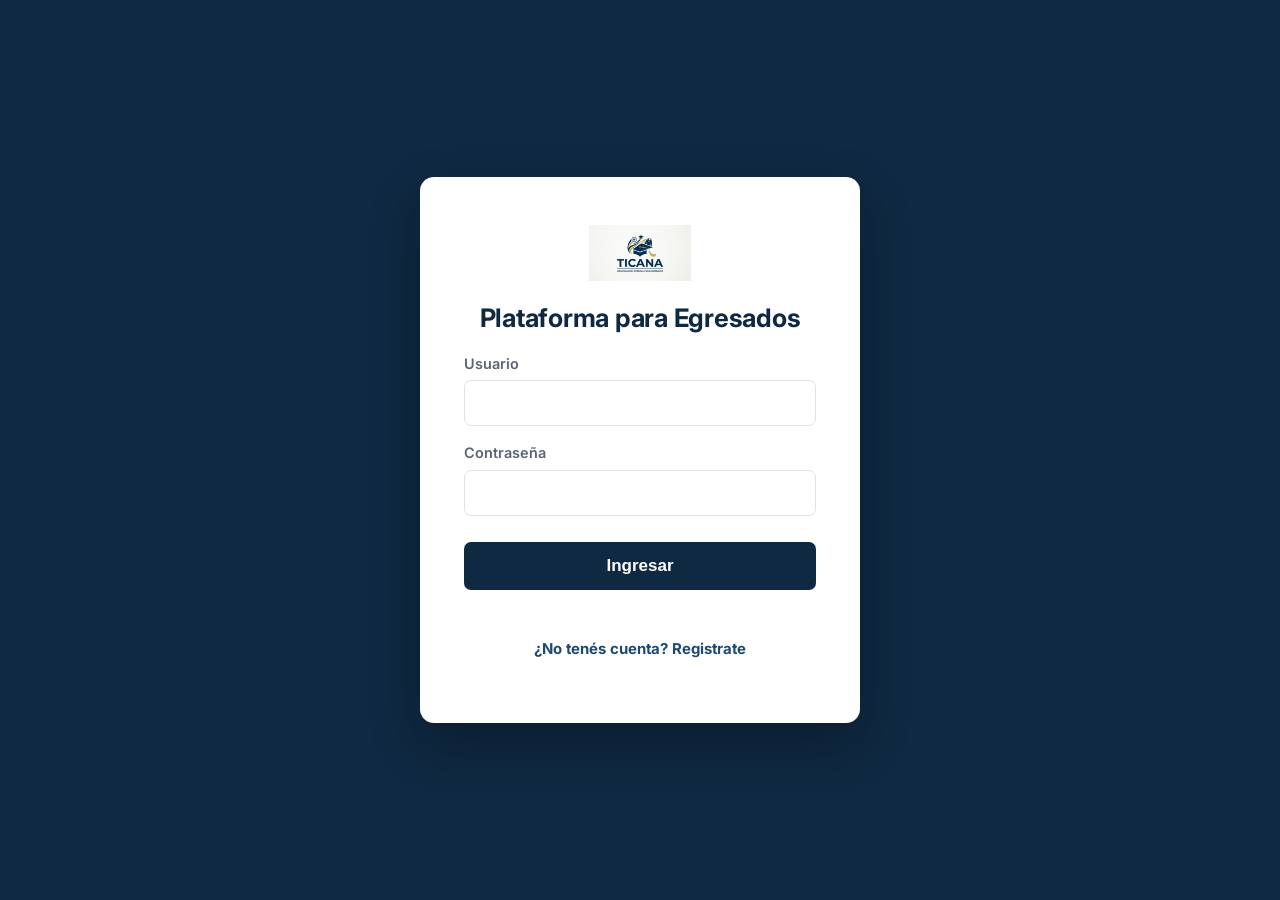
<file: src/main/resources/static/index.html>
<!DOCTYPE html>
<html lang="es">
<head>
    <meta charset="UTF-8">
    <meta name="viewport" content="width=device-width, initial-scale=1.0">
    <title>Inicio - Plataforma para Egresados</title>
    <link rel="stylesheet" href="css/style.css">
</head>
<body>
    <header class="app-header">
        <div class="marca">
            <img src="img/logo.jpg" alt="Logo institución" class="logo-institucion" onerror="this.style.display='none'">
            <div>
                <h1>Plataforma para Egresados</h1>
                <span class="subtitulo" id="promoSubtitulo">Nombre de la Institución</span>
            </div>
        </div>
        <div class="user-info">
            <span id="saludoUsuario"></span>
            <a href="admin.html" id="linkAdmin" class="hidden">Administración</a>
            <button id="btnLogout">Cerrar sesión</button>
        </div>
    </header>

    <nav class="main-nav">
        <a href="index.html" class="nav-link active">Inicio</a>
        <a href="eventos.html" class="nav-link">Eventos</a>
        <a href="proveedores.html" class="nav-link">Proveedores</a>
    </nav>

    <main>
        <section class="hero">
            <div>
                <h2>Bienvenido/a</h2>
                <p>Elegí una sección para ver los eventos de tu promoción o los proveedores disponibles.</p>
            </div>
        </section>

        <div class="accesos-grid">
            <a href="eventos.html" class="acceso-card">
                <span class="acceso-icono">
                    <svg class="icono" viewBox="0 0 24 24" fill="none" stroke="currentColor" stroke-width="2" stroke-linecap="round" stroke-linejoin="round"><rect x="3" y="4" width="18" height="18" rx="2"></rect><line x1="16" y1="2" x2="16" y2="6"></line><line x1="8" y1="2" x2="8" y2="6"></line><line x1="3" y1="10" x2="21" y2="10"></line><path d="M9 16l2 2 4-4"></path></svg>
                </span>
                <h3>Eventos</h3>
                <p>Viaje, cena y actividades de tu promoción.</p>
                <span class="acceso-boton">Ver eventos →</span>
            </a>
            <a href="proveedores.html" class="acceso-card">
                <span class="acceso-icono">
                    <svg class="icono" viewBox="0 0 24 24" fill="none" stroke="currentColor" stroke-width="2" stroke-linecap="round" stroke-linejoin="round"><rect x="4" y="2" width="16" height="20" rx="1"></rect><line x1="9" y1="6" x2="9" y2="6.01"></line><line x1="15" y1="6" x2="15" y2="6.01"></line><line x1="9" y1="10" x2="9" y2="10.01"></line><line x1="15" y1="10" x2="15" y2="10.01"></line><line x1="9" y1="14" x2="9" y2="14.01"></line><line x1="15" y1="14" x2="15" y2="14.01"></line><line x1="9" y1="18" x2="15" y2="18"></line></svg>
                </span>
                <h3>Proveedores</h3>
                <p>Salones, viajes, buzos y catering.</p>
                <span class="acceso-boton">Ver proveedores →</span>
            </a>
        </div>

        <section class="panel panel--avisos">
            <h2><svg class="icono" viewBox="0 0 24 24" fill="none" stroke="currentColor" stroke-width="2" stroke-linecap="round" stroke-linejoin="round"><path d="M18 8A6 6 0 0 0 6 8c0 7-3 9-3 9h18s-3-2-3-9"></path><path d="M13.73 21a2 2 0 0 1-3.46 0"></path></svg> Avisos y novedades</h2>
            <button id="btnNuevoAviso" class="hidden btn-nuevo">+ Nuevo aviso</button>
            <div id="avisosList" class="avisos-list">
                <p class="empty-msg">Cargando avisos...</p>
            </div>
        </section>
    </main>

    <script src="js/api.js"></script>
    <script src="js/iconos.js"></script>
    <script src="js/dashboard.js"></script>
</body>
</html>
</file>
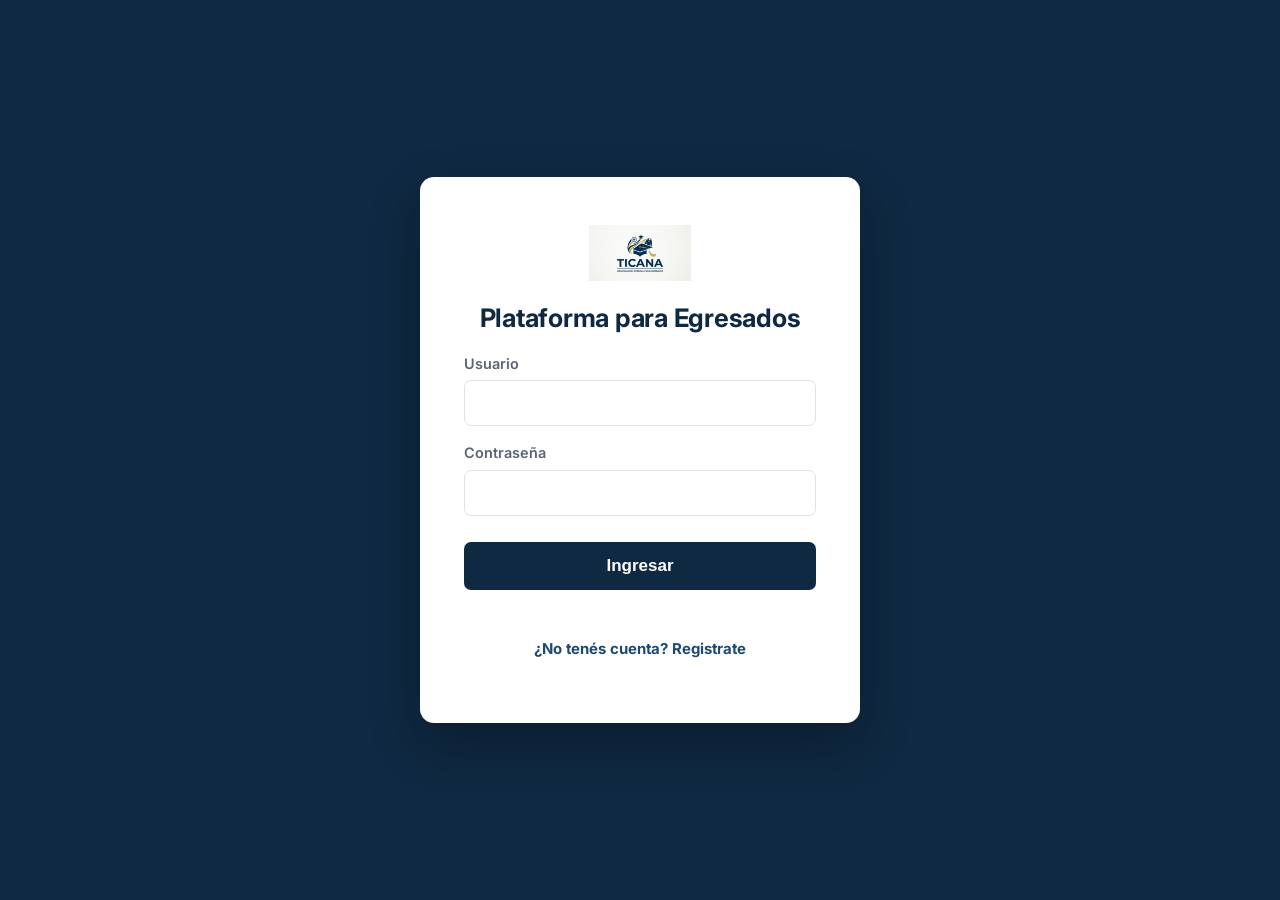
<file: src/main/resources/static/admin.html>
<!DOCTYPE html>
<html lang="es">
<head>
    <meta charset="UTF-8">
    <meta name="viewport" content="width=device-width, initial-scale=1.0">
    <title>Administración - Plataforma para Egresados</title>
    <link rel="stylesheet" href="css/style.css">
</head>
<body>
    <header class="app-header">
        <div class="marca">
            <img src="img/logo.jpg" alt="Logo institución" class="logo-institucion" onerror="this.style.display='none'">
            <div>
                <h1>Panel de Administración</h1>
                <span class="subtitulo" id="promoSubtitulo"></span>
            </div>
        </div>
        <div class="user-info">
            <a href="index.html" style="color:#fff;">Volver a mi promoción</a>
            <button id="btnLogout">Cerrar sesión</button>
        </div>
    </header>

    <main>
        <nav class="admin-tabs">
            <button class="admin-tab-btn active" data-target="seccionEventos">Eventos</button>
            <button class="admin-tab-btn" data-target="seccionAvisos">Avisos</button>
            <button class="admin-tab-btn" data-target="seccionEmpresas">Proveedores</button>
            <button class="admin-tab-btn" data-target="seccionUsuarios">Usuarios</button>
        </nav>

        <section id="seccionEventos" class="panel admin-section active">
            <h2>Nuevo / editar evento</h2>
            <form id="eventoForm" class="admin-form">
                <input type="hidden" id="eventoId">
                <div>
                    <label for="eventoTipo">Tipo</label>
                    <select id="eventoTipo" required>
                        <option value="viaje">Viaje de egresados</option>
                        <option value="cena">Cena de egresados</option>
                        <option value="otro">Otro evento</option>
                    </select>
                </div>
                <div>
                    <label for="eventoNombre">Nombre</label>
                    <input type="text" id="eventoNombre" required>
                </div>
                <div>
                    <label for="eventoFecha">Fecha</label>
                    <input type="text" id="eventoFecha" placeholder="dd/mm/aaaa">
                </div>
                <div>
                    <label for="eventoLugar">Lugar</label>
                    <input type="text" id="eventoLugar">
                </div>
                <div>
                    <label for="eventoPrecio">Precio</label>
                    <input type="number" id="eventoPrecio" step="0.01">
                </div>
                <div>
                    <label for="eventoImagen">Imagen (nombre de archivo)</label>
                    <input type="text" id="eventoImagen" placeholder="ej: bariloche.webp" oninput="previsualizarImagen('eventoImagen', 'eventoImagenPreview')">
                    <small id="eventoImagenPreview"></small>
                </div>
                <div class="full">
                    <label for="eventoDescripcion">Descripción</label>
                    <textarea id="eventoDescripcion" rows="2"></textarea>
                </div>
                <div class="full">
                    <button type="submit">Guardar evento</button>
                    <button type="button" id="btnCancelarEvento">Cancelar edición</button>
                </div>
            </form>

            <table class="admin-table">
                <thead>
                    <tr><th>Tipo</th><th>Nombre</th><th>Fecha</th><th>Lugar</th><th>Precio</th><th>Acciones</th></tr>
                </thead>
                <tbody id="eventosTableBody"></tbody>
            </table>
        </section>

        <section id="seccionAvisos" class="panel admin-section">
            <h2>Nuevo / editar aviso</h2>
            <form id="avisoForm" class="admin-form">
                <input type="hidden" id="avisoId">
                <div>
                    <label for="avisoTitulo">Título</label>
                    <input type="text" id="avisoTitulo" required>
                </div>
                <div>
                    <label for="avisoFecha">Fecha</label>
                    <input type="text" id="avisoFecha" placeholder="dd/mm/aaaa">
                </div>
                <div class="full">
                    <label for="avisoContenido">Contenido</label>
                    <textarea id="avisoContenido" rows="2" required></textarea>
                </div>
                <div class="full">
                    <button type="submit">Guardar aviso</button>
                    <button type="button" id="btnCancelarAviso">Cancelar edición</button>
                </div>
            </form>

            <table class="admin-table">
                <thead>
                    <tr><th>Título</th><th>Contenido</th><th>Fecha</th><th>Acciones</th></tr>
                </thead>
                <tbody id="avisosTableBody"></tbody>
            </table>
        </section>

        <section id="seccionEmpresas" class="panel admin-section">
            <h2>Nuevo / editar proveedor</h2>
            <form id="empresaForm" class="admin-form">
                <input type="hidden" id="empresaId">
                <div>
                    <label for="empresaCategoria">Categoría</label>
                    <select id="empresaCategoria" required>
                        <option value="salon">Salón</option>
                        <option value="viaje">Viaje</option>
                        <option value="buzos">Buzos</option>
                        <option value="catering">Catering</option>
                        <option value="otro">Otro</option>
                    </select>
                </div>
                <div>
                    <label for="empresaNombre">Nombre</label>
                    <input type="text" id="empresaNombre" required>
                </div>
                <div>
                    <label for="empresaUbicacion">Ubicación</label>
                    <input type="text" id="empresaUbicacion">
                </div>
                <div>
                    <label for="empresaCapacidad">Capacidad</label>
                    <input type="text" id="empresaCapacidad" placeholder="ej: hasta 200 personas">
                </div>
                <div>
                    <label for="empresaPrecioDesde">Precio desde</label>
                    <input type="number" id="empresaPrecioDesde" step="0.01">
                </div>
                <div>
                    <label for="empresaPrecioHasta">Precio hasta</label>
                    <input type="number" id="empresaPrecioHasta" step="0.01">
                </div>
                <div>
                    <label for="empresaImagen">Imagen (nombre de archivo)</label>
                    <input type="text" id="empresaImagen" placeholder="ej: catering1.jpg" oninput="previsualizarImagen('empresaImagen', 'empresaImagenPreview')">
                    <small id="empresaImagenPreview"></small>
                </div>
                <div class="full">
                    <label for="empresaServicios">Servicios (separados por coma)</label>
                    <input type="text" id="empresaServicios" placeholder="ej: DJ, sonido, luces">
                </div>
                <div class="full">
                    <label for="empresaLink">Sitio web / red social</label>
                    <input type="text" id="empresaLink" placeholder="ej: https://instagram.com/miempresa">
                </div>
                <div class="full">
                    <label for="empresaDescripcion">Descripción</label>
                    <textarea id="empresaDescripcion" rows="2"></textarea>
                </div>
                <div class="full">
                    <button type="submit">Guardar proveedor</button>
                    <button type="button" id="btnCancelarEmpresa">Cancelar edición</button>
                </div>
            </form>

            <table class="admin-table">
                <thead>
                    <tr><th>Categoría</th><th>Nombre</th><th>Ubicación</th><th>Precio</th><th>Acciones</th></tr>
                </thead>
                <tbody id="empresasTableBody"></tbody>
            </table>
        </section>

        <section id="seccionUsuarios" class="panel admin-section">
            <h2>Usuarios registrados</h2>
            <table class="admin-table">
                <thead>
                    <tr><th>Nombre</th><th>Usuario</th><th>Colegio / Promoción</th><th>Rol</th><th>Acciones</th></tr>
                </thead>
                <tbody id="usuariosTableBody"></tbody>
            </table>
        </section>
    </main>

    <script src="js/api.js"></script>
    <script src="js/admin.js"></script>
</body>
</html>
</file>
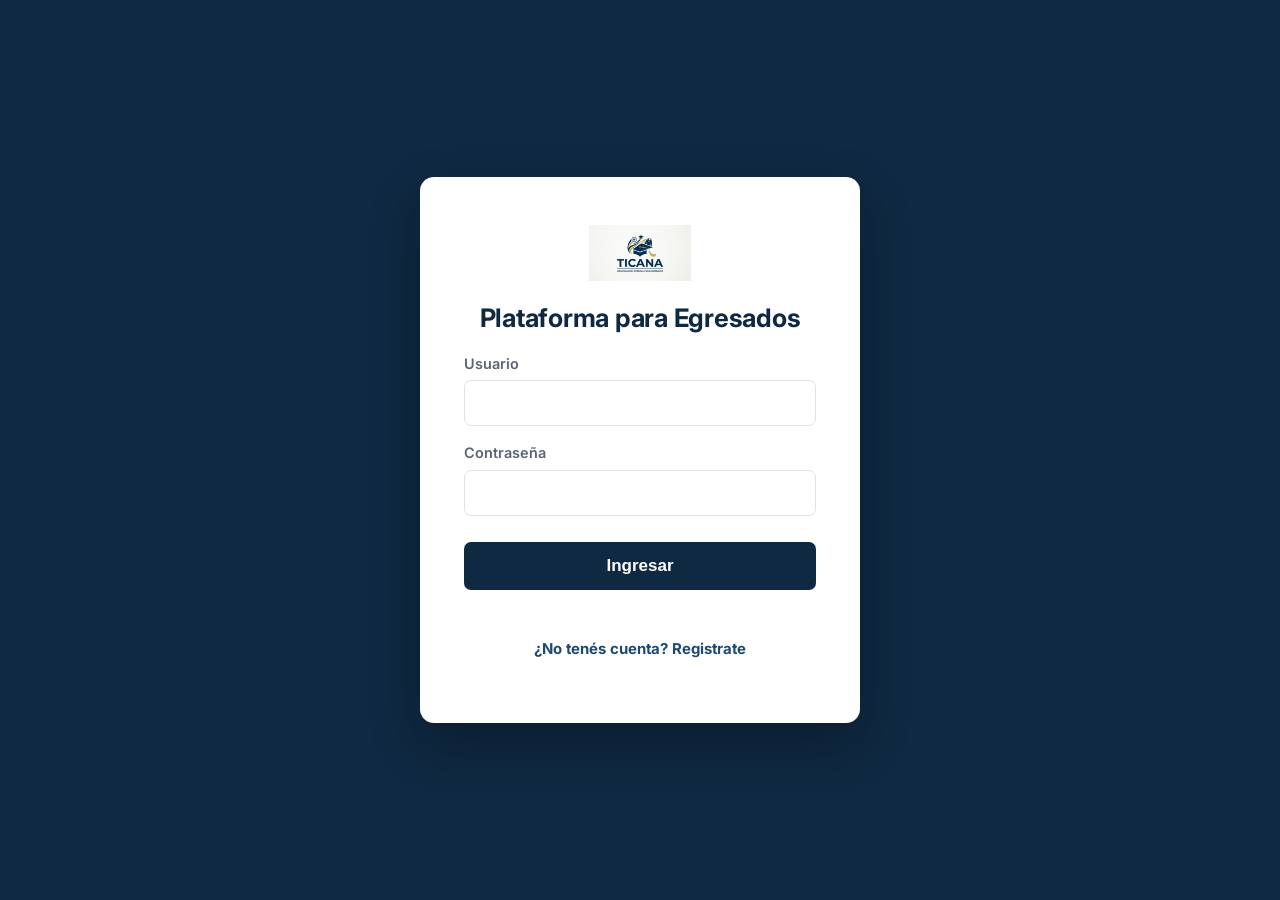
<file: src/main/resources/static/eventos.html>
<!DOCTYPE html>
<html lang="es">
<head>
    <meta charset="UTF-8">
    <meta name="viewport" content="width=device-width, initial-scale=1.0">
    <title>Eventos - Plataforma para Egresados</title>
    <link rel="stylesheet" href="css/style.css">
</head>
<body>
    <header class="app-header">
        <div class="marca">
            <img src="img/logo.jpg" alt="Logo institución" class="logo-institucion" onerror="this.style.display='none'">
            <div>
                <h1>Plataforma para Egresados</h1>
                <span class="subtitulo" id="promoSubtitulo"></span>
            </div>
        </div>
        <div class="user-info">
            <span id="saludoUsuario"></span>
            <a href="admin.html" id="linkAdmin" class="hidden">Administración</a>
            <button id="btnLogout">Cerrar sesión</button>
        </div>
    </header>

    <nav class="main-nav">
        <a href="index.html" class="nav-link">Inicio</a>
        <a href="eventos.html" class="nav-link active">Eventos</a>
        <a href="proveedores.html" class="nav-link">Proveedores</a>
    </nav>

    <main>
        <section class="panel panel--eventos">
            <h2><svg class="icono" viewBox="0 0 24 24" fill="none" stroke="currentColor" stroke-width="2" stroke-linecap="round" stroke-linejoin="round"><rect x="3" y="4" width="18" height="18" rx="2"></rect><line x1="16" y1="2" x2="16" y2="6"></line><line x1="8" y1="2" x2="8" y2="6"></line><line x1="3" y1="10" x2="21" y2="10"></line><path d="M9 16l2 2 4-4"></path></svg> Eventos de la promoción</h2>
            <button id="btnNuevoEvento" class="hidden btn-nuevo">+ Nuevo evento</button>
            <div class="tabs">
                <button class="tab-btn active" data-tipo="">Todos</button>
                <button class="tab-btn" data-tipo="viaje">
                    <svg class="icono" viewBox="0 0 24 24" fill="none" stroke="currentColor" stroke-width="2" stroke-linecap="round" stroke-linejoin="round"><rect x="4" y="7" width="16" height="13" rx="2"></rect><path d="M8 7V5a2 2 0 0 1 2-2h4a2 2 0 0 1 2 2v2"></path><line x1="4" y1="12" x2="20" y2="12"></line></svg>
                    Viaje de egresados
                </button>
                <button class="tab-btn" data-tipo="cena">
                    <svg class="icono" viewBox="0 0 24 24" fill="none" stroke="currentColor" stroke-width="2" stroke-linecap="round" stroke-linejoin="round"><path d="M18 8h1a4 4 0 0 1 0 8h-1"></path><path d="M2 8h16v9a4 4 0 0 1-4 4H6a4 4 0 0 1-4-4V8z"></path><line x1="6" y1="1" x2="6" y2="4"></line><line x1="10" y1="1" x2="10" y2="4"></line><line x1="14" y1="1" x2="14" y2="4"></line></svg>
                    Cena de egresados
                </button>
                <button class="tab-btn" data-tipo="otro">
                    <svg class="icono" viewBox="0 0 24 24" fill="none" stroke="currentColor" stroke-width="2" stroke-linecap="round" stroke-linejoin="round"><polygon points="12 2 15.09 8.26 22 9.27 17 14.14 18.18 21.02 12 17.77 5.82 21.02 7 14.14 2 9.27 8.91 8.26 12 2"></polygon></svg>
                    Otros eventos
                </button>
            </div>
            <div id="eventosGrid" class="evento-grid">
                <p class="empty-msg">Cargando eventos...</p>
            </div>
        </section>
    </main>

    <script src="js/api.js"></script>
    <script src="js/iconos.js"></script>
    <script src="js/eventos.js"></script>
</body>
</html>
</file>
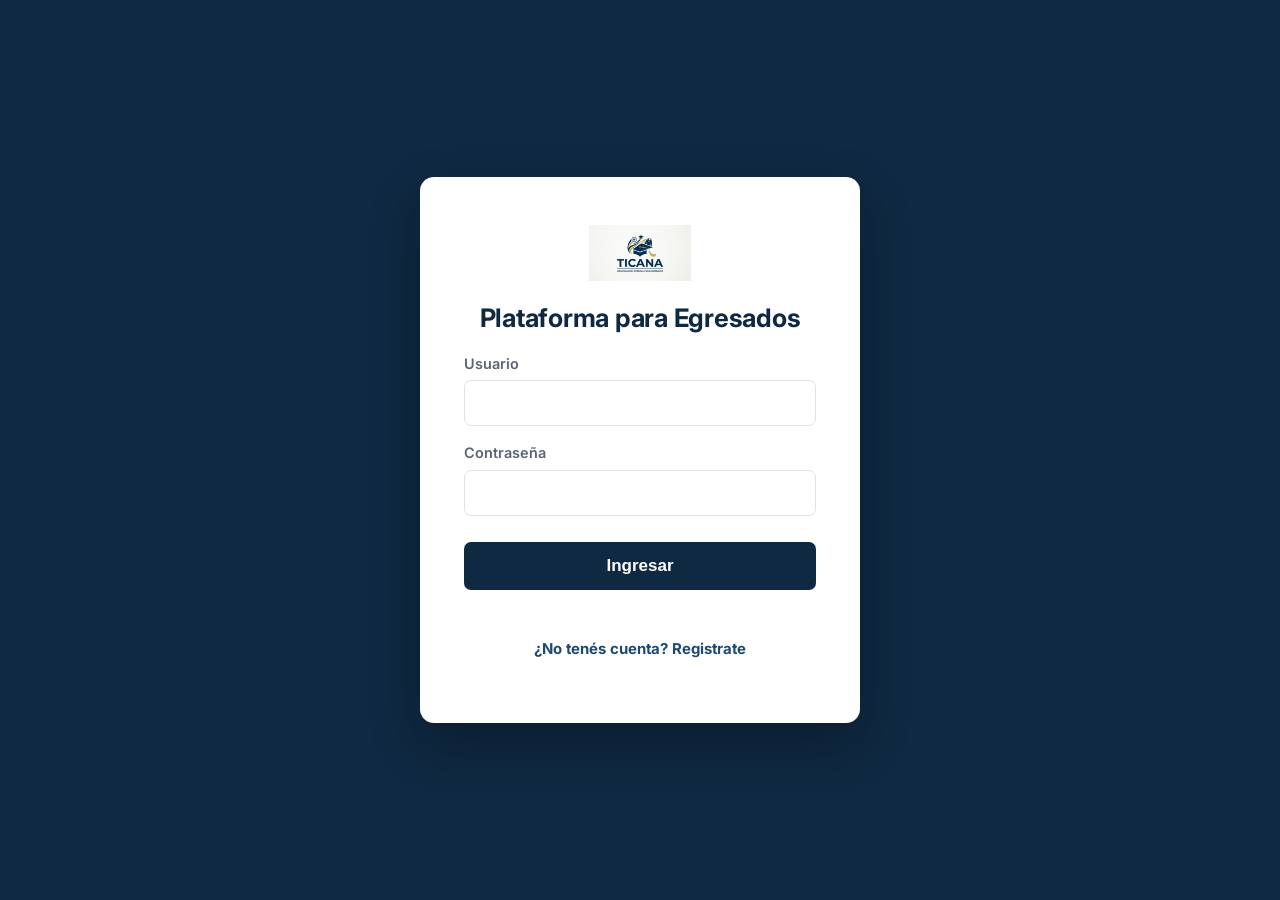
<file: src/main/resources/static/login.html>
<!DOCTYPE html>
<html lang="es">
<head>
    <meta charset="UTF-8">
    <meta name="viewport" content="width=device-width, initial-scale=1.0">
    <title>Ingresar - Plataforma para Egresados</title>
    <link rel="stylesheet" href="css/style.css">
</head>
<body>
    <div class="login-wrapper">
        <div class="login-card">
            <img src="img/logo.jpg" alt="Logo institución" class="logo-institucion" onerror="this.style.display='none'">
            <h1>Plataforma para Egresados</h1>
            <form id="loginForm">
                <label for="nombreUsuario">Usuario</label>
                <input type="text" id="nombreUsuario" required autocomplete="username">

                <label for="password">Contraseña</label>
                <input type="password" id="password" required autocomplete="current-password">
                <button type="submit">Ingresar</button>
                <p class="error-msg" id="errorMsg"></p>
            </form>
            <p class="link-secundario"><a href="registro.html">¿No tenés cuenta? Registrate</a></p>
        </div>
    </div>

    <script src="js/api.js"></script>
    <script src="js/login.js"></script>
</body>
</html>
</file>
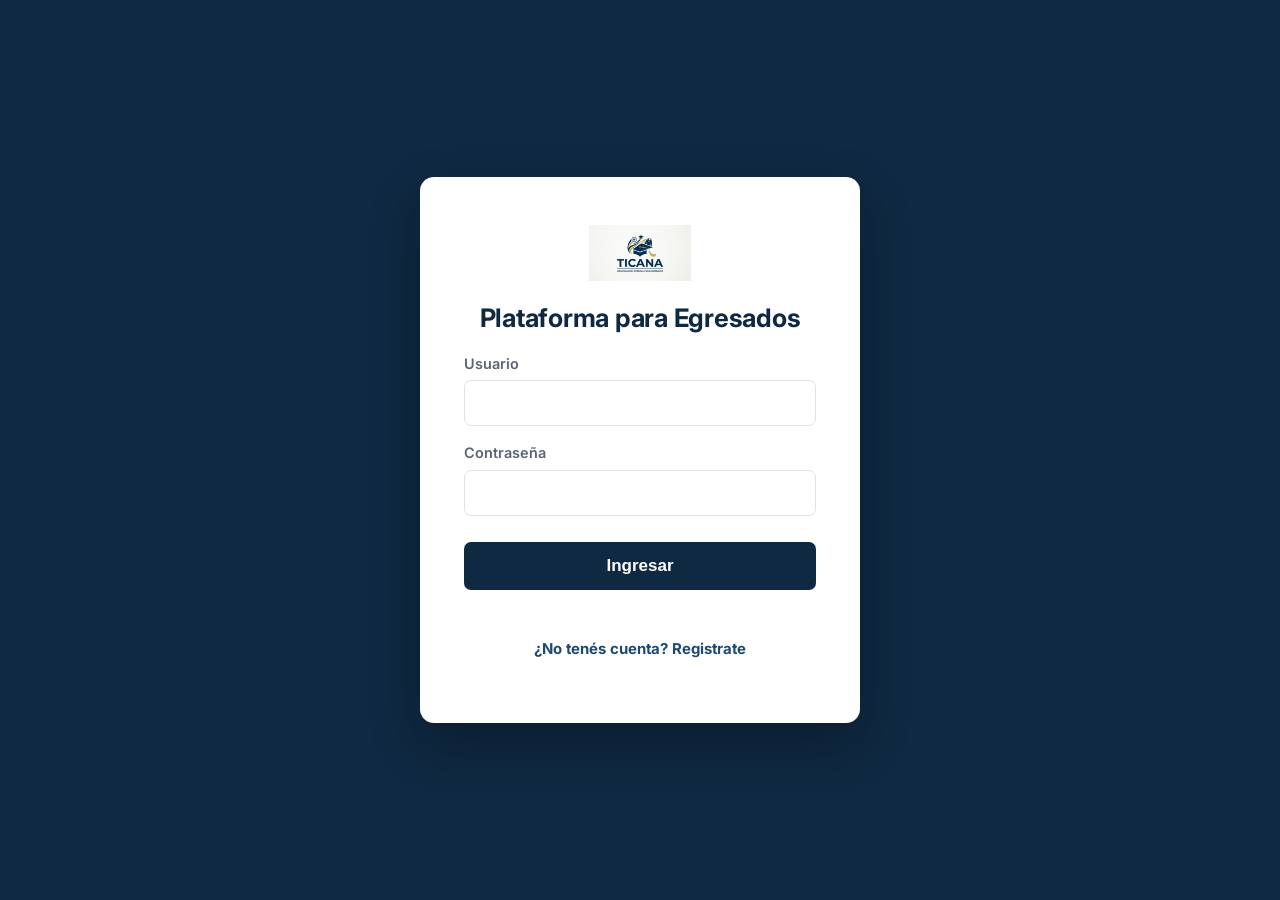
<file: src/main/resources/static/proveedores.html>
<!DOCTYPE html>
<html lang="es">
<head>
    <meta charset="UTF-8">
    <meta name="viewport" content="width=device-width, initial-scale=1.0">
    <title>Proveedores - Plataforma para Egresados</title>
    <link rel="stylesheet" href="css/style.css">
</head>
<body>
    <header class="app-header">
        <div class="marca">
            <img src="img/logo.jpg" alt="Logo institución" class="logo-institucion" onerror="this.style.display='none'">
            <div>
                <h1>Plataforma para Egresados</h1>
                <span class="subtitulo" id="promoSubtitulo"></span>
            </div>
        </div>
        <div class="user-info">
            <span id="saludoUsuario"></span>
            <a href="admin.html" id="linkAdmin" class="hidden">Administración</a>
            <button id="btnLogout">Cerrar sesión</button>
        </div>
    </header>

    <nav class="main-nav">
        <a href="index.html" class="nav-link">Inicio</a>
        <a href="eventos.html" class="nav-link">Eventos</a>
        <a href="proveedores.html" class="nav-link active">Proveedores</a>
    </nav>

    <main>
        <section class="panel panel--proveedores">
            <h2><svg class="icono" viewBox="0 0 24 24" fill="none" stroke="currentColor" stroke-width="2" stroke-linecap="round" stroke-linejoin="round"><rect x="4" y="2" width="16" height="20" rx="1"></rect><line x1="9" y1="6" x2="9" y2="6.01"></line><line x1="15" y1="6" x2="15" y2="6.01"></line><line x1="9" y1="10" x2="9" y2="10.01"></line><line x1="15" y1="10" x2="15" y2="10.01"></line><line x1="9" y1="14" x2="9" y2="14.01"></line><line x1="15" y1="14" x2="15" y2="14.01"></line><line x1="9" y1="18" x2="15" y2="18"></line></svg> Proveedores para tu evento</h2>
            <div class="tabs">
                <button class="cat-btn active" data-categoria="">Todos</button>
                <button class="cat-btn" data-categoria="salon">
                    <svg class="icono" viewBox="0 0 24 24" fill="none" stroke="currentColor" stroke-width="2" stroke-linecap="round" stroke-linejoin="round"><path d="M3 9l9-7 9 7"></path><path d="M9 22V12h6v10"></path><path d="M21 22H3"></path></svg>
                    Salones
                </button>
                <button class="cat-btn" data-categoria="viaje">
                    <svg class="icono" viewBox="0 0 24 24" fill="none" stroke="currentColor" stroke-width="2" stroke-linecap="round" stroke-linejoin="round"><line x1="22" y1="2" x2="11" y2="13"></line><polygon points="22 2 15 22 11 13 2 9 22 2"></polygon></svg>
                    Viajes
                </button>
                <button class="cat-btn" data-categoria="buzos">
                    <svg class="icono" viewBox="0 0 24 24" fill="none" stroke="currentColor" stroke-width="2" stroke-linecap="round" stroke-linejoin="round"><path d="M16 3l-4 4-4-4-6 4 3 4h2v10h10V11h2l3-4-6-4z"></path></svg>
                    Buzos
                </button>
                <button class="cat-btn" data-categoria="catering">
                    <svg class="icono" viewBox="0 0 24 24" fill="none" stroke="currentColor" stroke-width="2" stroke-linecap="round" stroke-linejoin="round"><path d="M18 8h1a4 4 0 0 1 0 8h-1"></path><path d="M2 8h16v9a4 4 0 0 1-4 4H6a4 4 0 0 1-4-4V8z"></path><line x1="6" y1="1" x2="6" y2="4"></line><line x1="10" y1="1" x2="10" y2="4"></line><line x1="14" y1="1" x2="14" y2="4"></line></svg>
                    Catering
                </button>
            </div>
            <div id="empresasGrid" class="empresa-grid">
                <p class="empty-msg">Cargando proveedores...</p>
            </div>
        </section>
    </main>

    <script src="js/api.js"></script>
    <script src="js/iconos.js"></script>
    <script src="js/proveedores.js"></script>
</body>
</html>
</file>
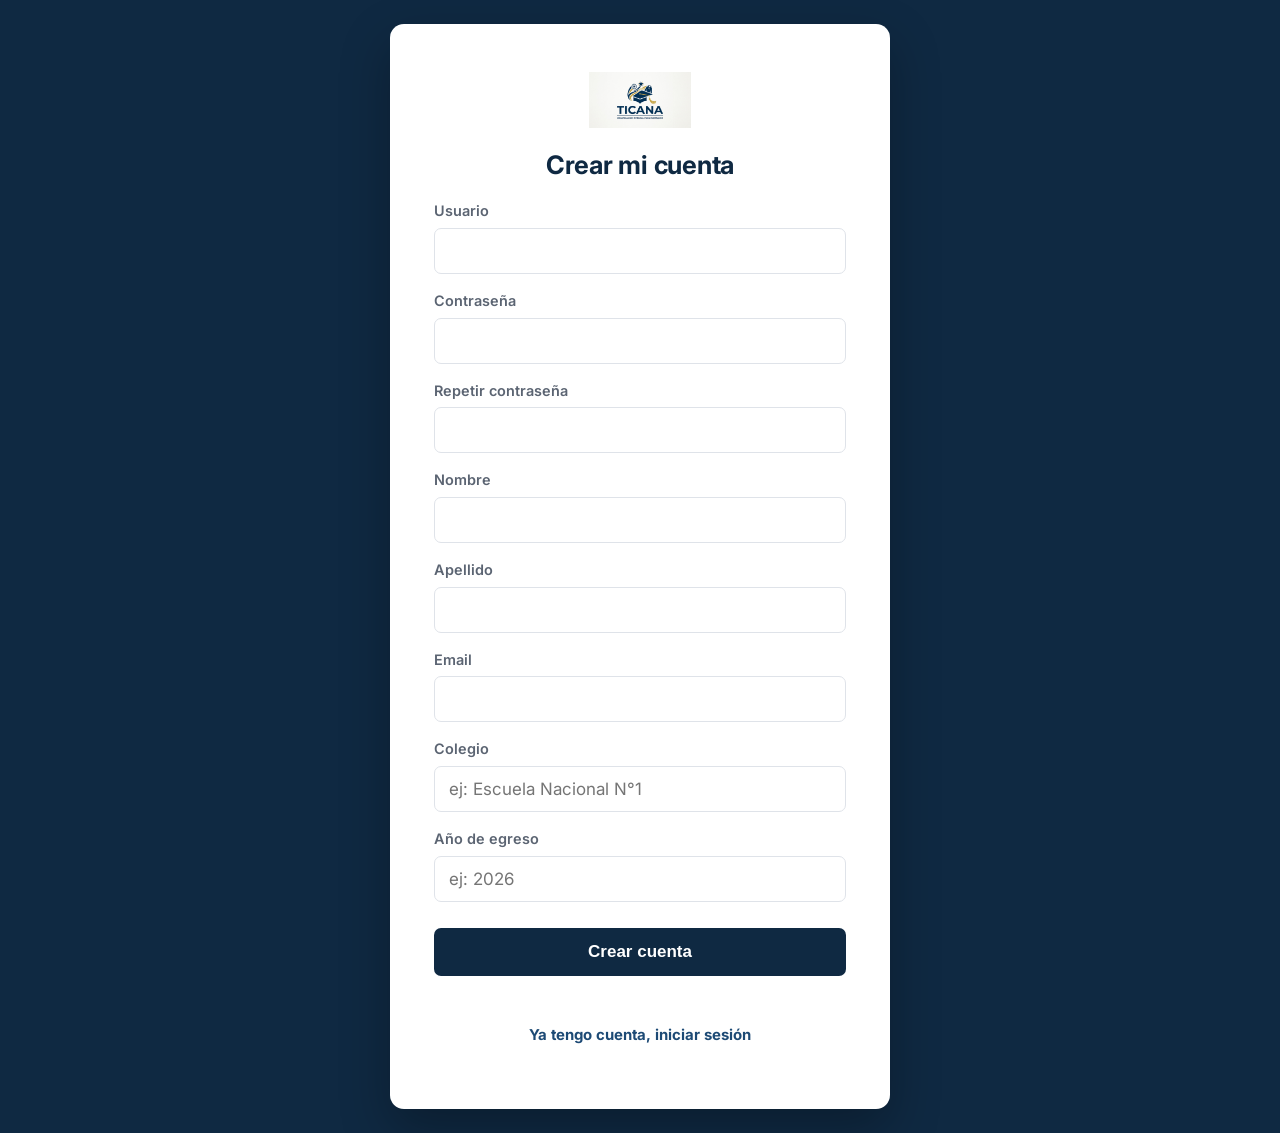
<file: src/main/resources/static/registro.html>
<!DOCTYPE html>
<html lang="es">
<head>
    <meta charset="UTF-8">
    <meta name="viewport" content="width=device-width, initial-scale=1.0">
    <title>Crear cuenta - Plataforma para Egresados</title>
    <link rel="stylesheet" href="css/style.css">
</head>
<body>
    <div class="login-wrapper">
        <div class="login-card registro-card">
            <img src="img/logo.jpg" alt="Logo institución" class="logo-institucion" onerror="this.style.display='none'">
            <h1> Crear mi cuenta</h1>
            <form id="registroForm">
                <label for="nombreUsuario">Usuario</label>
                <input type="text" id="nombreUsuario" required>

                <label for="password">Contraseña</label>
                <input type="password" id="password" required minlength="6">

                <label for="password2">Repetir contraseña</label>
                <input type="password" id="password2" required>

                <label for="nombre">Nombre</label>
                <input type="text" id="nombre" required>

                <label for="apellido">Apellido</label>
                <input type="text" id="apellido" required>

                <label for="email">Email</label>
                <input type="email" id="email">

                                <label for="colegio">Colegio</label>
                <input type="text" id="colegio" required placeholder="ej: Escuela Nacional N°1">

                <label for="anioEgreso">Año de egreso</label>
                <input type="number" id="anioEgreso" required min="2000" max="2100" placeholder="ej: 2026">

                <button type="submit">Crear cuenta</button>
                <p class="error-msg" id="errorMsg"></p>
            </form>
            <p class="link-secundario"><a href="login.html">Ya tengo cuenta, iniciar sesión</a></p>
        </div>
    </div>

    <script src="js/api.js"></script>
    <script src="js/registro.js"></script>
</body>
</html>
</file>
<file: src/main/resources/static/css/style.css>
@import url('https://fonts.googleapis.com/css2?family=Inter:wght@400;500;600;700;800&display=swap');

:root {
    --azul-oscuro: #0f2942;
    --azul: #1d4a75;
    --azul-claro: #3d78b5;
    --gris-fondo: #f4f5f7;
    --gris-borde: #dfe3e9;
    --gris-medio: #8993a1;
    --texto: #1e2530;
    --texto-suave: #5b6472;
    --rojo: #b3392f;
    --verde: #1c7a53;
    --radio: 10px;
    --radio-chico: 7px;
    --sombra: 0 1px 2px rgba(15, 41, 66, 0.05), 0 6px 18px rgba(15, 41, 66, 0.05);
    --sombra-hover: 0 3px 8px rgba(15, 41, 66, 0.07), 0 14px 28px rgba(15, 41, 66, 0.09);
    font-size: 17px;
}

* { box-sizing: border-box; }

html { -webkit-text-size-adjust: 100%; }

body {
    margin: 0;
    font-family: 'Inter', 'Segoe UI', Arial, sans-serif;
    background: var(--gris-fondo);
    color: var(--texto);
    -webkit-font-smoothing: antialiased;
    line-height: 1.5;
}

h1, h2, h3 { font-family: 'Inter', 'Segoe UI', Arial, sans-serif; letter-spacing: -0.01em; }

/* ---------- HEADER ---------- */

header.app-header {
    background: var(--azul-oscuro);
    color: #fff;
    padding: 18px 40px;
    display: flex;
    justify-content: space-between;
    align-items: center;
    flex-wrap: wrap;
    gap: 14px;
    position: sticky;
    top: 0;
    z-index: 10;
    box-shadow: 0 2px 10px rgba(15, 41, 66, 0.2);
    border-bottom: 3px solid var(--azul-claro);
}

header.app-header .marca {
    display: flex;
    align-items: center;
    gap: 14px;
}

header.app-header .logo-institucion {
    height: 44px;
    width: 44px;
    display: block;
    border-radius: 50%;
    object-fit: cover;
    background: #fff;
    border: 2px solid rgba(255,255,255,0.4);
}

header.app-header h1 {
    margin: 0;
    font-size: 1.35rem;
    font-weight: 700;
    display: flex;
    align-items: center;
    gap: 10px;
    line-height: 1.2;
}

header.app-header .subtitulo {
    display: block;
    font-size: 0.78rem;
    font-weight: 500;
    color: rgba(255,255,255,0.72);
    margin-top: 2px;
}

header.app-header .user-info {
    display: flex;
    align-items: center;
    gap: 20px;
    font-size: 0.92rem;
}

header.app-header .user-info span { opacity: 0.92; font-weight: 500; }
header.app-header .user-info a { color: #fff; text-decoration: none; font-weight: 600; opacity: 0.85; }
header.app-header .user-info a:hover { opacity: 1; text-decoration: underline; }

header.app-header button {
    background: transparent;
    border: 1.5px solid rgba(255,255,255,0.55);
    color: #fff;
    padding: 9px 18px;
    border-radius: var(--radio-chico);
    cursor: pointer;
    font-weight: 600;
    font-size: 0.88rem;
    transition: background 0.15s ease, border-color 0.15s ease;
}

header.app-header button:hover { background: rgba(255,255,255,0.12); border-color: #fff; }

/* ---------- LAYOUT ---------- */

main { max-width: 1360px; margin: 40px auto; padding: 0 32px 90px; }

/* ---------- LOGIN / REGISTRO ---------- */

.login-wrapper {
    min-height: 100vh;
    display: flex;
    align-items: center;
    justify-content: center;
    background: var(--azul-oscuro);
    padding: 24px;
}

.login-card {
    background: #fff;
    padding: 48px 44px;
    border-radius: 14px;
    width: 100%;
    max-width: 440px;
    box-shadow: 0 20px 50px rgba(0,0,0,0.28);
}

.registro-card { max-width: 500px; }

.login-card .logo-institucion {
    display: block;
    height: 56px;
    width: auto;
    margin: 0 auto 18px;
}

.login-card h1 {
    text-align: center;
    color: var(--azul-oscuro);
    margin-top: 0;
    margin-bottom: 8px;
    font-size: 1.5rem;
    display: flex;
    align-items: center;
    justify-content: center;
    gap: 8px;
}

.icono-titulo {
    width: 26px;
    height: 26px;
    margin-right: 0;
    flex-shrink: 0;
}

.login-card label { display: block; margin: 16px 0 6px; font-size: 0.85rem; font-weight: 600; color: var(--texto-suave); }

.login-card input,
.login-card select {
    width: 100%;
    padding: 12px 14px;
    border: 1.5px solid var(--gris-borde);
    border-radius: var(--radio-chico);
    font-size: 1rem;
    font-family: inherit;
    background: #fff;
    transition: border-color 0.15s ease;
}

.login-card input:focus,
.login-card select:focus {
    outline: none;
    border-color: var(--azul-claro);
}

.login-card button {
    width: 100%;
    margin-top: 26px;
    padding: 14px;
    background: var(--azul-oscuro);
    color: #fff;
    border: none;
    border-radius: var(--radio-chico);
    font-weight: 700;
    font-size: 1rem;
    cursor: pointer;
    transition: background 0.15s ease;
}

.login-card button:hover { background: var(--azul-claro); }

.error-msg { color: var(--rojo); font-size: 0.85rem; margin-top: 10px; min-height: 18px; font-weight: 500; }
.hidden { display: none !important; }

.link-secundario { text-align: center; margin-top: 20px; font-size: 0.88rem; color: var(--texto-suave); }
.link-secundario a { color: var(--azul); text-decoration: none; font-weight: 700; }
.link-secundario a:hover { text-decoration: underline; }

/* ---------- PANELES ---------- */

section.panel {
    background: #fff;
    border: 1px solid var(--gris-borde);
    border-radius: var(--radio);
    padding: 32px 36px;
    margin-bottom: 32px;
    box-shadow: var(--sombra);
}

section.panel h2 {
    margin-top: 0;
    margin-bottom: 22px;
    color: var(--azul-oscuro);
    font-size: 1.3rem;
    font-weight: 700;
    display: flex;
    align-items: center;
    gap: 10px;
    padding-bottom: 14px;
    border-bottom: 1px solid var(--gris-borde);
}

.btn-nuevo {
    background: var(--azul-oscuro);
    color: #fff;
    border: none;
    padding: 10px 18px;
    border-radius: var(--radio-chico);
    font-weight: 700;
    font-size: 0.88rem;
    cursor: pointer;
    margin: -8px 0 18px;
    transition: background 0.15s ease;
}

.btn-nuevo:hover { background: var(--azul-claro); }

/* ---------- AVISOS ---------- */

.avisos-list .aviso-item {
    border-left: 3px solid var(--azul-claro);
    background: var(--gris-fondo);
    padding: 16px 20px;
    margin-bottom: 14px;
    border-radius: var(--radio-chico);
}

.avisos-list .aviso-item h3 { margin: 0 0 6px; font-size: 1.05rem; color: var(--azul-oscuro); }
.avisos-list .aviso-item p { margin: 0 0 8px; color: var(--texto); font-size: 0.95rem; line-height: 1.55; }
.avisos-list .aviso-item small { color: var(--texto-suave); font-size: 0.8rem; font-weight: 500; }

.acciones-admin { margin-top: 10px; display: flex; gap: 8px; }

/* ---------- TABS ---------- */

.tabs { display: flex; gap: 10px; margin-bottom: 24px; flex-wrap: wrap; }

.tabs button {
    background: #fff;
    border: 1.5px solid var(--gris-borde);
    padding: 10px 20px;
    border-radius: var(--radio-chico);
    cursor: pointer;
    font-weight: 600;
    color: var(--texto-suave);
    font-size: 0.88rem;
    transition: all 0.15s ease;
}

.tabs button:hover { border-color: var(--azul-claro); color: var(--azul); }
.tabs button.active { background: var(--azul-oscuro); color: #fff; border-color: var(--azul-oscuro); }

/* ---------- TARJETAS (eventos / empresas) ---------- */

.evento-grid, .empresa-grid {
    display: grid;
    grid-template-columns: repeat(auto-fit, minmax(300px, 340px));
    gap: 22px;
}

.evento-card, .empresa-card {
    border: 1px solid var(--gris-borde);
    border-radius: var(--radio);
    padding: 22px;
    background: #fff;
    transition: transform 0.18s ease, box-shadow 0.18s ease;
}

.evento-card:hover, .empresa-card:hover {
    transform: translateY(-2px);
    box-shadow: var(--sombra-hover);
}

.evento-card h3, .empresa-card h3 { margin: 0 0 8px; color: var(--azul-oscuro); font-size: 1.12rem; font-weight: 700; }
.evento-card p, .empresa-card p { margin: 6px 0; font-size: 0.92rem; color: var(--texto-suave); line-height: 1.55; }
.evento-card .precio, .empresa-card .precio { font-weight: 700; color: var(--azul-oscuro); font-size: 0.98rem; }

.evento-card .acciones { margin-top: 14px; display: flex; gap: 8px; flex-wrap: wrap; }

.evento-card button, .empresa-card button {
    padding: 8px 16px;
    border-radius: var(--radio-chico);
    border: none;
    cursor: pointer;
    font-size: 0.85rem;
    font-weight: 600;
    transition: filter 0.15s ease;
}

.evento-card button:hover, .empresa-card button:hover { filter: brightness(1.08); }

.btn-inscribirse { background: var(--azul-oscuro); color: #fff; }
.btn-editar { background: #fff; color: var(--azul); border: 1.5px solid var(--azul-claro) !important; }
.btn-eliminar { background: #fff; color: var(--rojo); border: 1.5px solid var(--rojo) !important; }

.empty-msg { color: var(--texto-suave); font-style: italic; font-size: 0.92rem; }

.evento-imagen, .empresa-imagen {
    width: 100%;
    height: 160px;
    background: var(--gris-fondo);
    border: 1.5px dashed var(--gris-borde);
    border-radius: var(--radio-chico);
    display: flex;
    align-items: center;
    justify-content: center;
    color: var(--gris-medio);
    font-size: 0.82rem;
    margin-bottom: 14px;
    overflow: hidden;
}

.evento-imagen img, .empresa-imagen img { width: 100%; height: 100%; object-fit: cover; }

.categoria-badge {
    display: inline-block;
    font-size: 0.7rem;
    font-weight: 700;
    text-transform: uppercase;
    letter-spacing: 0.04em;
    padding: 4px 12px;
    border-radius: 4px;
    margin-bottom: 12px;
    background: var(--gris-fondo);
    color: var(--azul-oscuro);
    border: 1px solid var(--gris-borde);
}

.tags-servicios { display: flex; flex-wrap: wrap; gap: 6px; margin: 14px 0 2px; }

.tag-pill {
    background: var(--gris-fondo);
    color: var(--texto-suave);
    font-size: 0.75rem;
    font-weight: 600;
    padding: 5px 12px;
    border-radius: 4px;
    border: 1px solid var(--gris-borde);
}

.participantes-list { list-style: none; padding: 0; margin: 12px 0 0; font-size: 0.88rem; }
.participantes-list li { padding: 6px 0; border-bottom: 1px dashed var(--gris-borde); color: var(--texto-suave); }

/* ---------- ADMIN ---------- */

form.admin-form {
    display: grid;
    grid-template-columns: repeat(auto-fit, minmax(190px, 1fr));
    gap: 16px;
    margin-bottom: 26px;
    align-items: end;
}

form.admin-form label { font-size: 0.83rem; font-weight: 600; display: block; margin-bottom: 6px; color: var(--texto-suave); }

form.admin-form input,
form.admin-form select,
form.admin-form textarea {
    width: 100%;
    padding: 10px 12px;
    border: 1.5px solid var(--gris-borde);
    border-radius: var(--radio-chico);
    font-family: inherit;
    font-size: 0.95rem;
}

form.admin-form input:focus,
form.admin-form select:focus,
form.admin-form textarea:focus { outline: none; border-color: var(--azul-claro); }

form.admin-form .full { grid-column: 1 / -1; }

form.admin-form button {
    background: var(--azul-oscuro);
    color: #fff;
    border: none;
    padding: 12px;
    border-radius: var(--radio-chico);
    cursor: pointer;
    font-weight: 700;
    font-size: 0.9rem;
    transition: background 0.15s ease;
}

form.admin-form button:hover { background: var(--azul-claro); }
form.admin-form button[type="button"] { background: #fff; color: var(--texto-suave); border: 1.5px solid var(--gris-borde); }
form.admin-form button[type="button"]:hover { border-color: var(--gris-medio); }

table.admin-table { width: 100%; border-collapse: collapse; margin-top: 14px; font-size: 0.9rem; }

table.admin-table th, table.admin-table td {
    border: 1px solid var(--gris-borde);
    padding: 11px 14px;
    text-align: left;
}

table.admin-table th { background: var(--gris-fondo); font-weight: 700; color: var(--azul-oscuro); }
table.admin-table tr:hover td { background: #fafbfd; }

table.admin-table td,
table.admin-table th {
    color: var(--texto) !important;
}

table.admin-table .btn-editar {
    color: var(--azul) !important;
}

table.admin-table .btn-eliminar {
    color: var(--rojo) !important;
}

table.admin-table td .btn-editar,
table.admin-table td .btn-eliminar {
    margin-right: 6px;
    margin-bottom: 4px;
}

.admin-tabs { display: flex; gap: 8px; margin-bottom: 24px; flex-wrap: wrap; }

.admin-tabs button {
    background: #fff;
    border: 1.5px solid var(--gris-borde);
    padding: 12px 22px;
    border-radius: var(--radio-chico);
    cursor: pointer;
    font-weight: 700;
    font-size: 0.9rem;
    color: var(--azul);
    transition: all 0.15s ease;
}

.admin-tabs button.active { background: var(--azul-oscuro); color: #fff; border-color: var(--azul-oscuro); }

.admin-section { display: none; }
.admin-section.active { display: block; }

/* ---------- ICONOS ---------- */

.icono {
    width: 16px;
    height: 16px;
    vertical-align: -3px;
    margin-right: 5px;
    flex-shrink: 0;
}

.acceso-icono .icono {
    width: 32px;
    height: 32px;
    margin-right: 0;
    color: var(--azul-oscuro);
}

/* ---------- HERO / RESUMEN ---------- */

.hero {
    background: #fff;
    border: 1px solid var(--gris-borde);
    border-radius: var(--radio);
    padding: 28px 36px;
    margin-bottom: 28px;
    box-shadow: var(--sombra);
    display: flex;
    justify-content: space-between;
    align-items: center;
    flex-wrap: wrap;
    gap: 20px;
    border-left: 5px solid var(--azul-oscuro);
}

.hero h2 {
    margin: 0 0 6px;
    color: var(--azul-oscuro);
    font-size: 1.3rem;
}

.hero p {
    margin: 0;
    color: var(--texto-suave);
    font-size: 0.92rem;
    max-width: 480px;
}

.hero-stats {
    display: flex;
    gap: 14px;
    flex-wrap: wrap;
}

.stat-chip {
    background: var(--gris-fondo);
    border: 1px solid var(--gris-borde);
    border-radius: var(--radio-chico);
    padding: 12px 22px;
    text-align: center;
    min-width: 90px;
}

.stat-chip span {
    display: block;
    font-size: 1.5rem;
    font-weight: 800;
    color: var(--azul-oscuro);
    line-height: 1.1;
}

.stat-chip small {
    color: var(--texto-suave);
    font-size: 0.75rem;
    font-weight: 600;
    text-transform: uppercase;
    letter-spacing: 0.03em;
}

/* ---------- LAYOUT EN DOS COLUMNAS (no usado en admin.html) ---------- */

.dashboard-grid {
    display: grid;
    grid-template-columns: 340px 1fr;
    gap: 28px;
    align-items: start;
}

.sidebar {
    position: sticky;
    top: 96px;
}

.sidebar .panel {
    max-height: calc(100vh - 130px);
    overflow-y: auto;
}

.contenido-principal section.panel {
    margin-bottom: 28px;
}

.contenido-principal section.panel:last-child {
    margin-bottom: 0;
}

/* Franja superior de color por sección: ayuda a distinguirlas de un vistazo */
section.panel { border-top: 4px solid var(--gris-borde); }
section.panel.panel--avisos { border-top-color: var(--azul-claro); }
section.panel.panel--eventos { border-top-color: var(--verde); }
section.panel.panel--proveedores { border-top-color: var(--gris-medio); }

/* ---------- NAV PRINCIPAL ---------- */

nav.main-nav {
    background: #fff;
    border-bottom: 1px solid var(--gris-borde);
    display: flex;
    gap: 4px;
    padding: 0 40px;
    position: sticky;
    top: 81px;
    z-index: 9;
}

nav.main-nav .nav-link {
    display: inline-block;
    padding: 16px 20px;
    text-decoration: none;
    color: var(--texto-suave);
    font-weight: 600;
    font-size: 0.92rem;
    border-bottom: 3px solid transparent;
    transition: color 0.15s ease, border-color 0.15s ease;
}

nav.main-nav .nav-link:hover { color: var(--azul-oscuro); }

nav.main-nav .nav-link.active {
    color: var(--azul-oscuro);
    border-bottom-color: var(--azul-oscuro);
}

/* ---------- ACCESOS RÁPIDOS (inicio) ---------- */

.accesos-grid {
    display: grid;
    grid-template-columns: repeat(auto-fit, minmax(260px, 1fr));
    gap: 22px;
    margin-bottom: 28px;
}

.acceso-card {
    background: #fff;
    border: 1px solid var(--gris-borde);
    border-radius: var(--radio);
    padding: 26px;
    text-decoration: none;
    color: inherit;
    display: block;
    box-shadow: var(--sombra);
    transition: transform 0.18s ease, box-shadow 0.18s ease;
}

.acceso-card:hover { transform: translateY(-3px); box-shadow: var(--sombra-hover); }

.acceso-card h3 { margin: 10px 0 6px; color: var(--azul-oscuro); font-size: 1.15rem; }
.acceso-card p { margin: 0 0 14px; color: var(--texto-suave); font-size: 0.9rem; }
.acceso-boton { color: var(--azul); font-weight: 700; font-size: 0.88rem; }

/* ==================================================
   RESPONSIVE — celular y tablet
   ================================================== */

@media (max-width: 720px) {
    :root { font-size: 16px; }

    main { padding: 0 16px 50px; margin: 20px auto; }

    header.app-header {
        flex-direction: column;
        align-items: flex-start;
        padding: 14px 18px;
        gap: 10px;
    }

    header.app-header h1 { font-size: 1.15rem; }

    header.app-header .user-info {
        width: 100%;
        justify-content: space-between;
        flex-wrap: wrap;
        gap: 10px;
    }

    section.panel { padding: 20px 18px; border-radius: 10px; }
    section.panel h2 { font-size: 1.1rem; }

    .tabs, .admin-tabs {
        flex-wrap: nowrap;
        overflow-x: auto;
        -webkit-overflow-scrolling: touch;
        padding-bottom: 4px;
    }

    .tabs button, .admin-tabs button { flex-shrink: 0; }

    .evento-grid, .empresa-grid {
        grid-template-columns: 1fr;
    }

    form.admin-form {
        grid-template-columns: 1fr;
    }

    table.admin-table {
        display: block;
        overflow-x: auto;
        white-space: nowrap;
    }

    .login-card { padding: 30px 24px; border-radius: 12px; }
    .login-card h1 { font-size: 1.25rem; }

    .evento-card .acciones, .acciones-admin {
        flex-direction: column;
    }

    .evento-card .acciones button, .acciones-admin button {
        width: 100%;
    }

    .dashboard-grid { grid-template-columns: 1fr; }
    .sidebar { position: static; }
    .sidebar .panel { max-height: none; overflow-y: visible; }

    .hero { padding: 20px; flex-direction: column; align-items: flex-start; }
    .hero-stats { width: 100%; justify-content: space-between; }
    .stat-chip { flex: 1; min-width: 0; padding: 10px 8px; }
}

@media (max-width: 960px) {
    .dashboard-grid { grid-template-columns: 1fr; }
    .sidebar { position: static; }
    .sidebar .panel { max-height: none; overflow-y: visible; }
}

@media (max-width: 400px) {
    header.app-header h1 { font-size: 1.05rem; }
    .login-card { padding: 22px 18px; }
}

.btn-editar,
.btn-eliminar {
    padding: 8px 16px;
    border-radius: var(--radio-chico);
    font-weight: 700;
    font-size: 0.85rem;
    cursor: pointer;
    transition: filter 0.15s ease;
}

.btn-editar:hover,
.btn-eliminar:hover {
    filter: brightness(1.08);
}
.fila-participantes td {
    background: var(--gris-fondo);
    padding: 16px 20px;
}

.lista-participantes-admin .participantes-list li {
    color: var(--texto);
    font-weight: 500;
}

.btn-ver {
    background: #fff;
    color: var(--verde);
    border: 1.5px solid var(--verde) !important;
}

.btn-visitar-link {
    display: inline-block;
    margin-top: 14px;
    color: var(--azul);
    font-weight: 700;
    font-size: 0.88rem;
    text-decoration: none;
}

.btn-visitar-link:hover {
    text-decoration: underline;
}
.participantes-section {
    margin-top: 16px;
    padding-top: 14px;
    border-top: 1px solid var(--gris-borde);
}

.participantes-titulo {
    margin: 0 0 8px;
    font-size: 0.82rem;
    font-weight: 700;
    color: var(--texto-suave);
    text-transform: uppercase;
    letter-spacing: 0.03em;
}

.participantes-titulo span {
    color: var(--azul);
    font-weight: 700;
}

.participantes-list {
    list-style: none;
    padding: 0;
    margin: 0;
    font-size: 0.88rem;
    max-height: 140px;
    overflow-y: auto;
}

.participantes-list li {
    padding: 6px 10px;
    border-bottom: 1px dashed var(--gris-borde);
    color: var(--texto);
}

.participantes-list li:last-child {
    border-bottom: none;
}

.participantes-list .empty-msg {
    padding: 6px 0;
}
</file>
